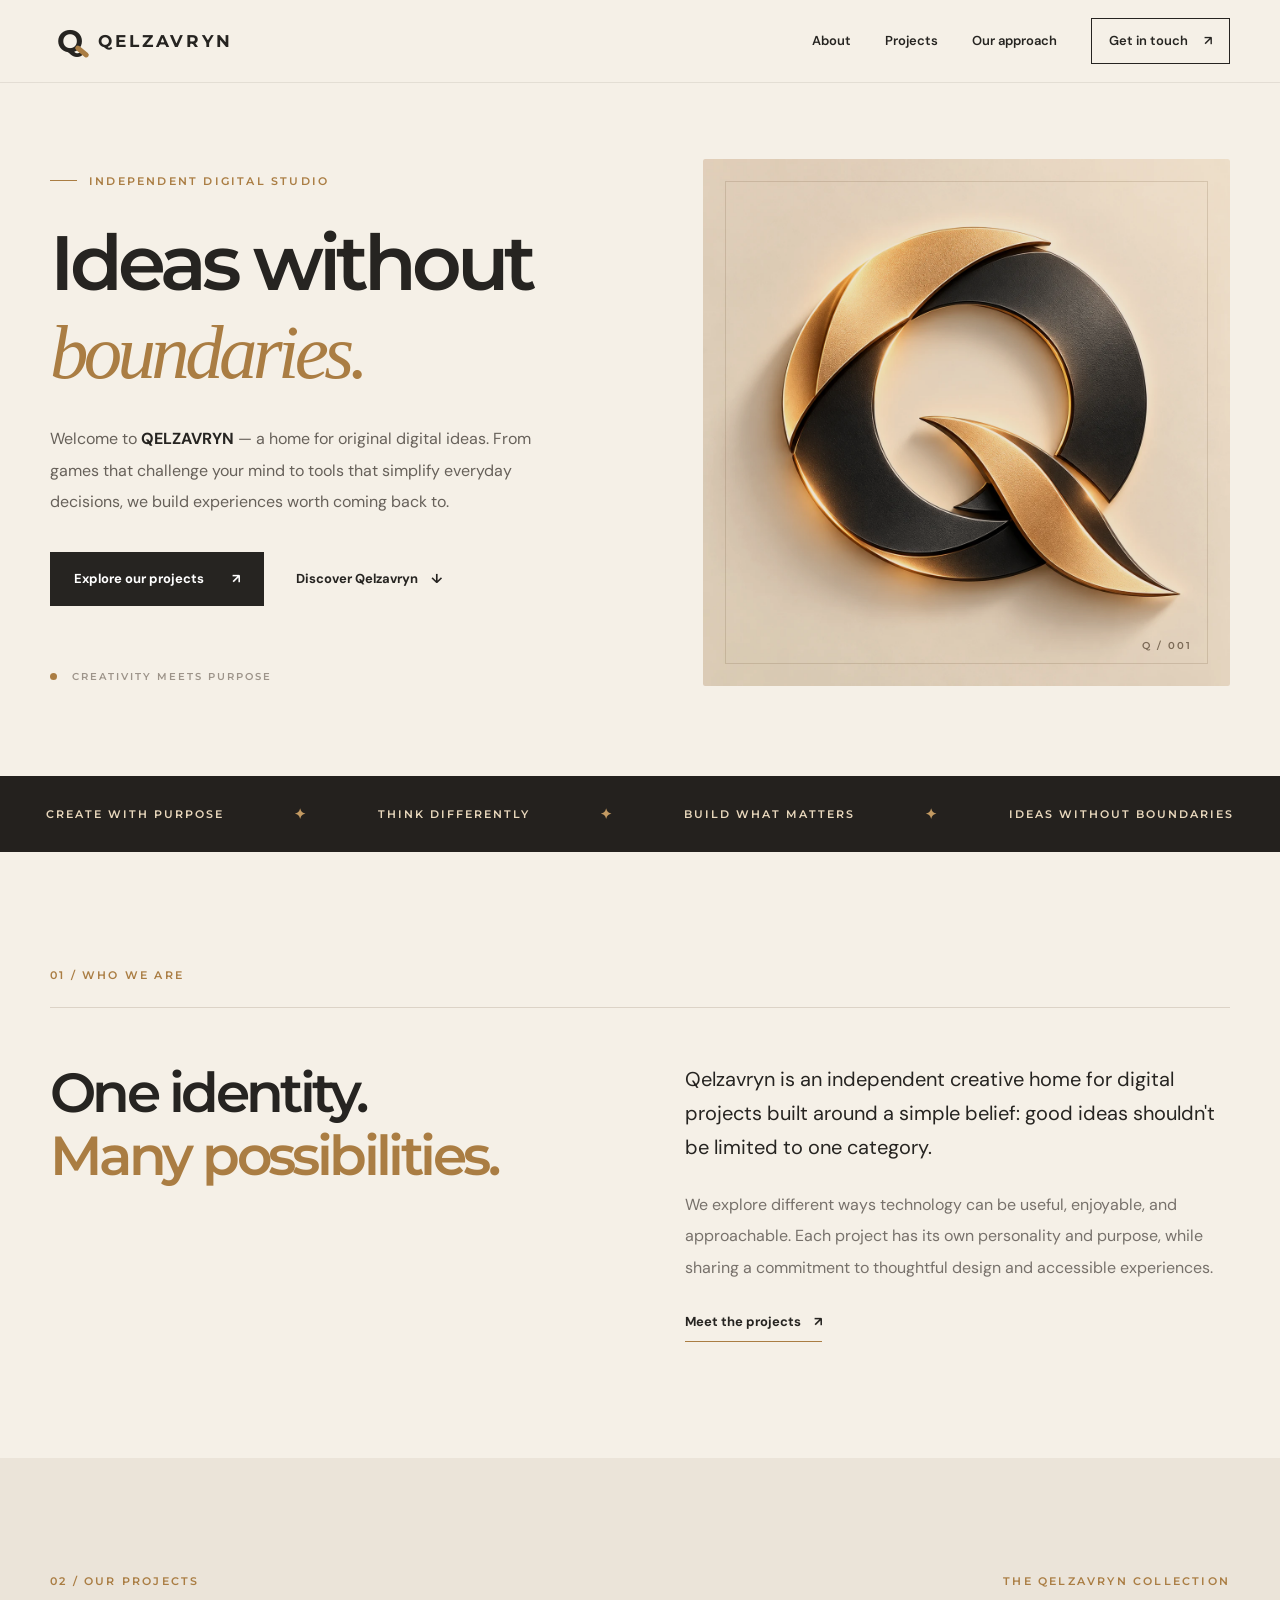
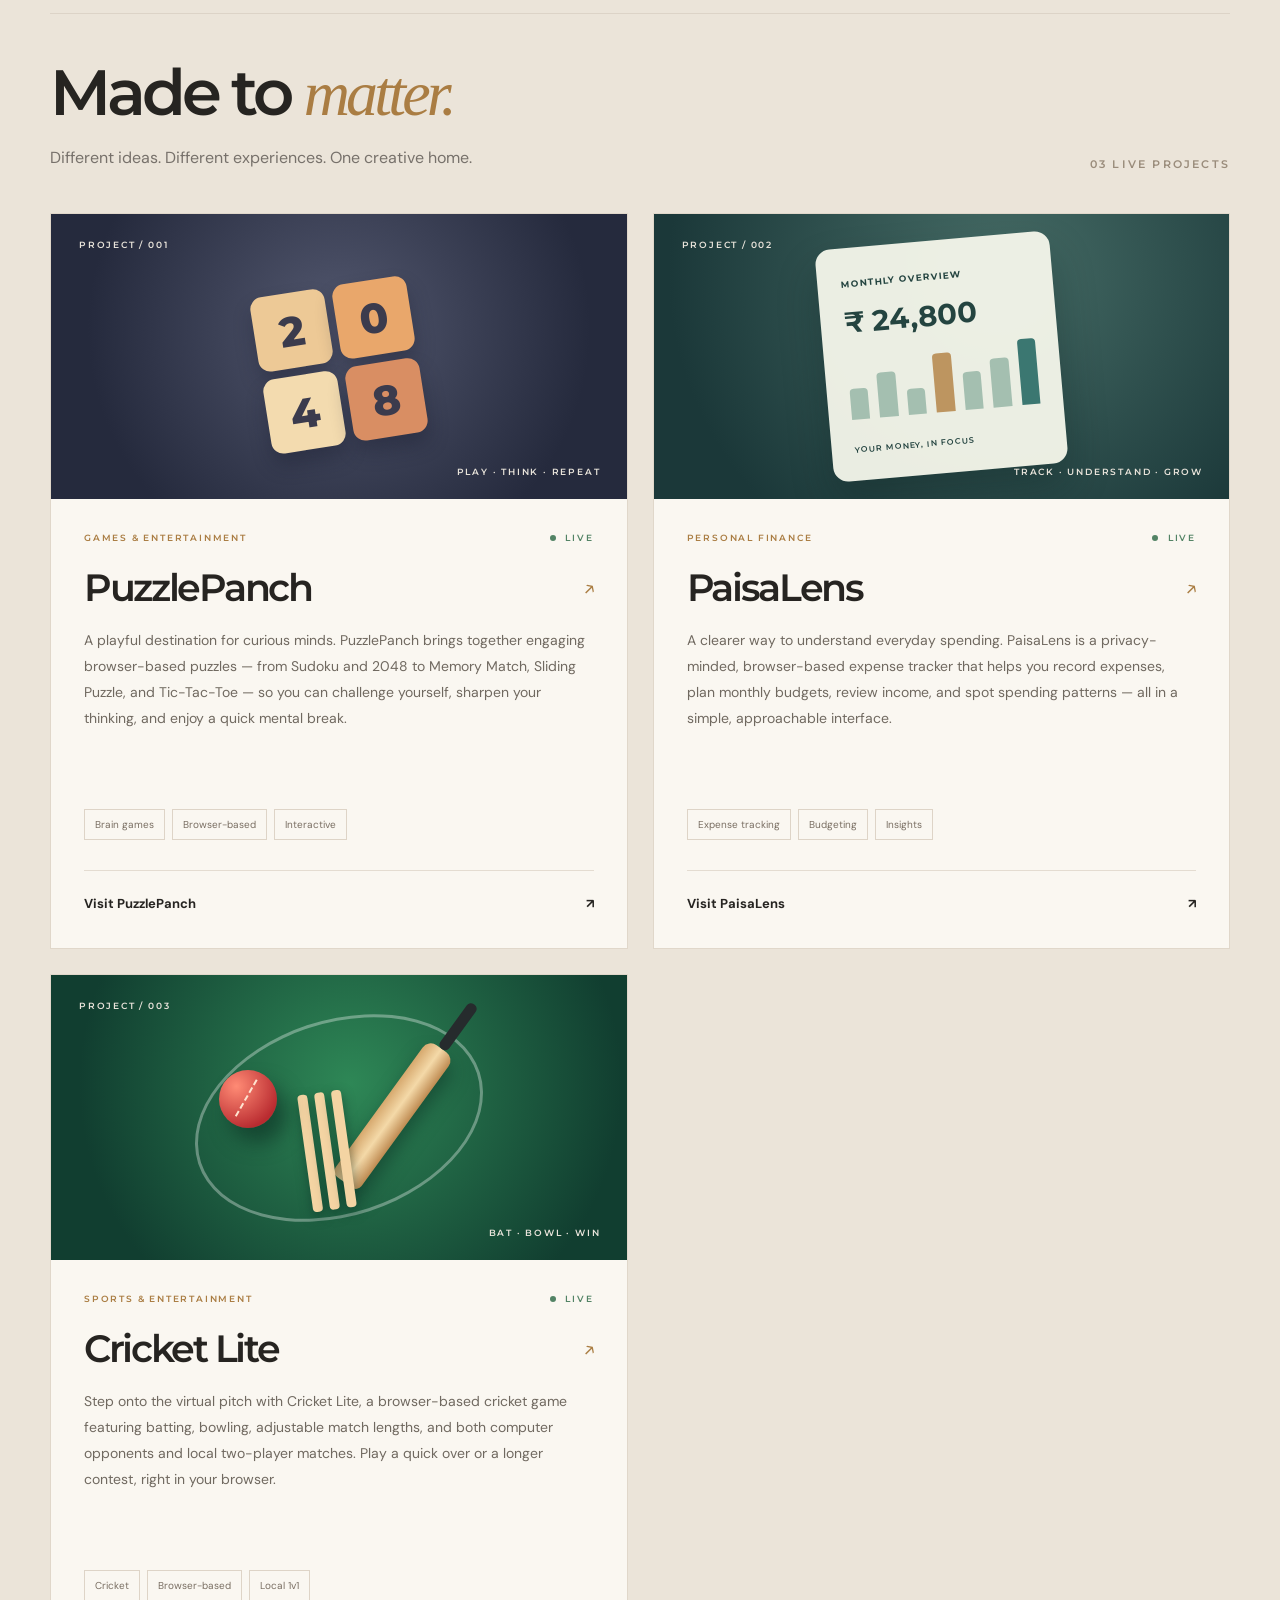
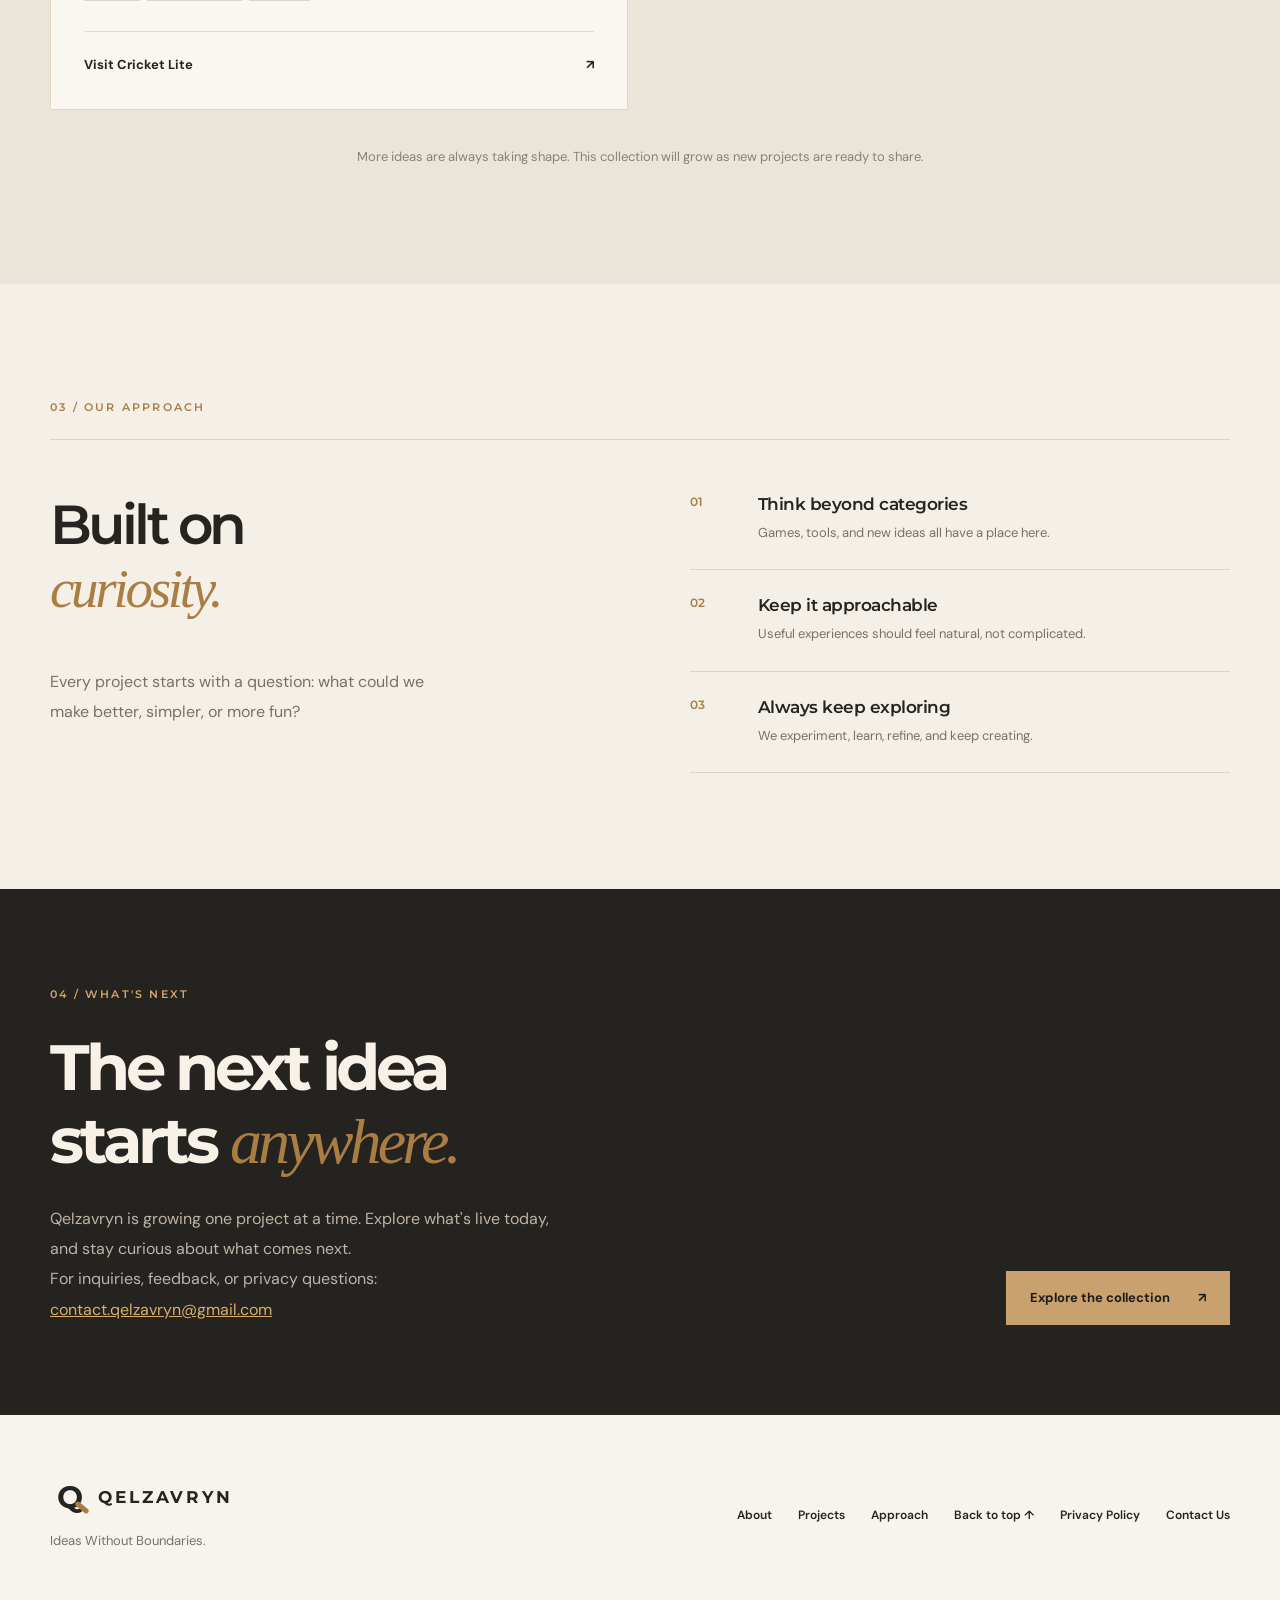
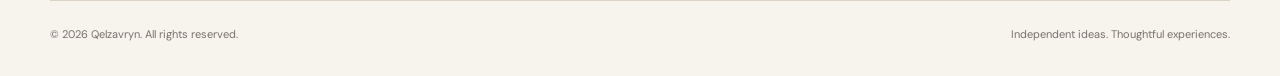
<file: index.html>
<!DOCTYPE html>

<html lang="en">
<head>
<meta charset="utf-8"/>
<meta content="width=device-width, initial-scale=1" name="viewport"/>
<meta content="#f5f0e7" name="theme-color"/>
<meta content="Qelzavryn — Ideas Without Boundaries. Explore PuzzlePanch brain games, PaisaLens expense tracking, and Cricket Lite browser cricket." name="description"/>
<meta content="website" property="og:type"/>
<meta content="QELZAVRYN — Ideas Without Boundaries" property="og:title"/>
<meta content="Thoughtful digital experiences built for play, clarity, and everyday life." property="og:description"/>
<meta content="/assets/qelzavryn-logo.webp" property="og:image"/>
<link href="/favicon.png" rel="icon" type="image/png"/>
<link href="https://fonts.googleapis.com" rel="preconnect"/>
<link crossorigin="" href="https://fonts.gstatic.com" rel="preconnect"/>
<link href="https://fonts.googleapis.com/css2?family=DM+Sans:wght@400;500;600;700&amp;family=Montserrat:wght@300;400;500;600;700;800&amp;display=swap" rel="stylesheet"/>
<link href="style.css" rel="stylesheet"/>
<script defer="" src="script.js"></script>
<title>QELZAVRYN — Ideas Without Boundaries</title>
</head>
<body>
<a class="skip" href="#main">Skip to content</a>
<header class="site-header" id="top">
<nav aria-label="Main navigation" class="nav wrap">
<a aria-label="Qelzavryn home" class="brand" href="#top"><span class="brand-mark">Q<span class="brand-slash"></span></span><span>QELZAVRYN</span></a>
<button aria-controls="nav-links" aria-expanded="false" aria-label="Open navigation" class="menu-toggle" type="button"><span></span><span></span><span></span></button>
<div class="nav-links" id="nav-links"><a href="#about">About</a><a href="#projects">Projects</a><a href="#philosophy">Our approach</a><a class="nav-cta" href="#contact">Get in touch <span aria-hidden="true">↗</span></a></div>
</nav>
</header>
<main id="main">
<section aria-labelledby="hero-title" class="hero wrap">
<div class="hero-copy reveal">
<span class="eyebrow"><span class="eyebrow-line"></span> INDEPENDENT DIGITAL STUDIO</span>
<h1 id="hero-title">Ideas without<br/><em>boundaries.</em></h1>
<p class="hero-lede">Welcome to <strong>QELZAVRYN</strong> — a home for original digital ideas. From games that challenge your mind to tools that simplify everyday decisions, we build experiences worth coming back to.</p>
<div class="hero-actions"><a class="btn btn-dark" href="#projects">Explore our projects <span aria-hidden="true">↗</span></a><a class="text-link" href="#about">Discover Qelzavryn <span aria-hidden="true">↓</span></a></div>
<div class="hero-footnote"><span class="gold-dot"></span> CREATIVITY MEETS PURPOSE</div>
</div>
<div aria-label="Qelzavryn gold and charcoal Q logo" class="hero-art reveal"><div class="art-outline"></div><img alt="Qelzavryn metallic gold and charcoal Q emblem" height="1024" src="assets/qelzavryn-logo.webp" width="1024"/><span class="art-label">Q / 001</span></div>
</section>
<div aria-label="Brand values" class="ticker"><div class="ticker-inner"><span>CREATE WITH PURPOSE</span><b>✦</b><span>THINK DIFFERENTLY</span><b>✦</b><span>BUILD WHAT MATTERS</span><b>✦</b><span>IDEAS WITHOUT BOUNDARIES</span></div></div>
<section aria-labelledby="about-title" class="section about wrap" id="about"><div class="section-kicker"><span>01 / WHO WE ARE</span></div><div class="about-grid"><h2 id="about-title">One identity.<br/><span>Many possibilities.</span></h2><div><p class="large-copy">Qelzavryn is an independent creative home for digital projects built around a simple belief: good ideas shouldn't be limited to one category.</p><p>We explore different ways technology can be useful, enjoyable, and approachable. Each project has its own personality and purpose, while sharing a commitment to thoughtful design and accessible experiences.</p><a class="underlined-link" href="#projects">Meet the projects <span aria-hidden="true">↗</span></a></div></div></section>
<section aria-labelledby="projects-title" class="section projects-section" id="projects"><div class="wrap"><div class="section-kicker"><span>02 / OUR PROJECTS</span><span>THE QELZAVRYN COLLECTION</span></div><div class="section-heading"><div><h2 id="projects-title">Made to <em>matter.</em></h2><p>Different ideas. Different experiences. One creative home.</p></div><span class="project-count">03 LIVE PROJECTS</span></div>
<div class="projects-grid">
<article class="project-card puzzle"><div aria-hidden="true" class="project-visual"><span class="visual-top">PROJECT / 001</span><div class="puzzle-art"><span>2</span><span>0</span><span>4</span><span>8</span></div><span class="visual-bottom">PLAY · THINK · REPEAT</span></div><div class="project-body"><div class="project-meta"><span class="category">GAMES &amp; ENTERTAINMENT</span><span class="live"><span></span> LIVE</span></div><h3>PuzzlePanch<span aria-hidden="true" class="project-arrow">↗</span></h3><p>A playful destination for curious minds. PuzzlePanch brings together engaging browser-based puzzles — from Sudoku and 2048 to Memory Match, Sliding Puzzle, and Tic-Tac-Toe — so you can challenge yourself, sharpen your thinking, and enjoy a quick mental break.</p><div class="tags"><span>Brain games</span><span>Browser-based</span><span>Interactive</span></div><a aria-label="Visit PuzzlePanch (opens in a new tab)" class="project-link" href="https://puzzlepanch.vercel.app/" rel="noopener noreferrer" target="_blank">Visit PuzzlePanch <span aria-hidden="true">↗</span></a></div></article>
<article class="project-card paisa"><div aria-hidden="true" class="project-visual"><span class="visual-top">PROJECT / 002</span><div class="finance-art"><div class="finance-card"><span>MONTHLY OVERVIEW</span><strong>₹ 24,800</strong><div class="bar-chart"><i></i><i></i><i></i><i></i><i></i><i></i><i></i></div><small>YOUR MONEY, IN FOCUS</small></div></div><span class="visual-bottom">TRACK · UNDERSTAND · GROW</span></div><div class="project-body"><div class="project-meta"><span class="category">PERSONAL FINANCE</span><span class="live"><span></span> LIVE</span></div><h3>PaisaLens<span aria-hidden="true" class="project-arrow">↗</span></h3><p>A clearer way to understand everyday spending. PaisaLens is a privacy-minded, browser-based expense tracker that helps you record expenses, plan monthly budgets, review income, and spot spending patterns — all in a simple, approachable interface.</p><div class="tags"><span>Expense tracking</span><span>Budgeting</span><span>Insights</span></div><a aria-label="Visit PaisaLens (opens in a new tab)" class="project-link" href="https://paisalens.vercel.app/" rel="noopener noreferrer" target="_blank">Visit PaisaLens <span aria-hidden="true">↗</span></a></div></article>
<article class="project-card cricket"><div aria-hidden="true" class="project-visual"><span class="visual-top">PROJECT / 003</span><div class="cricket-art"><div class="cricket-ball"></div><div class="cricket-bat"></div><div class="cricket-stumps"><i></i><i></i><i></i></div></div><span class="visual-bottom">BAT · BOWL · WIN</span></div><div class="project-body"><div class="project-meta"><span class="category">SPORTS &amp; ENTERTAINMENT</span><span class="live"><span></span> LIVE</span></div><h3>Cricket Lite<span aria-hidden="true" class="project-arrow">↗</span></h3><p>Step onto the virtual pitch with Cricket Lite, a browser-based cricket game featuring batting, bowling, adjustable match lengths, and both computer opponents and local two-player matches. Play a quick over or a longer contest, right in your browser.</p><div class="tags"><span>Cricket</span><span>Browser-based</span><span>Local 1v1</span></div><a aria-label="Visit Cricket Lite (opens in a new tab)" class="project-link" href="https://cricketlite.vercel.app/" rel="noopener noreferrer" target="_blank">Visit Cricket Lite <span aria-hidden="true">↗</span></a></div></article>
</div>
<p class="projects-note">More ideas are always taking shape. This collection will grow as new projects are ready to share.</p>
</div></section>
<section aria-labelledby="philosophy-title" class="section philosophy wrap" id="philosophy"><div class="section-kicker"><span>03 / OUR APPROACH</span></div><div class="philosophy-grid"><div><h2 id="philosophy-title">Built on<br/><em>curiosity.</em></h2><p>Every project starts with a question: what could we make better, simpler, or more fun?</p></div><div class="principles"><div class="principle"><span>01</span><div><h3>Think beyond categories</h3><p>Games, tools, and new ideas all have a place here.</p></div></div><div class="principle"><span>02</span><div><h3>Keep it approachable</h3><p>Useful experiences should feel natural, not complicated.</p></div></div><div class="principle"><span>03</span><div><h3>Always keep exploring</h3><p>We experiment, learn, refine, and keep creating.</p></div></div></div></div></section>
<section aria-labelledby="contact-title" class="contact-section" id="contact"><div class="wrap contact-inner"><div><span class="eyebrow light-eyebrow">04 / WHAT'S NEXT</span><h2 id="contact-title">The next idea<br/>starts <em>anywhere.</em></h2><p>Qelzavryn is growing one project at a time. Explore what's live today, and stay curious about what comes next.</p><p>For inquiries, feedback, or privacy questions: <a href="mailto:contact.qelzavryn@gmail.com" style="color:#d9ae6b;text-decoration:underline;overflow-wrap:anywhere">contact.qelzavryn@gmail.com</a></p></div><a class="btn btn-gold" href="#projects">Explore the collection <span aria-hidden="true">↗</span></a></div></section>
</main>
<footer class="footer"><div class="wrap footer-top"><div><a class="brand footer-brand" href="#top"><span class="brand-mark">Q<span class="brand-slash"></span></span><span>QELZAVRYN</span></a><p>Ideas Without Boundaries.</p></div><div class="footer-links"><a href="#about">About</a><a href="#projects">Projects</a><a href="#philosophy">Approach</a><a href="#top">Back to top ↑</a><a href="privacy.html">Privacy Policy</a><a href="mailto:contact.qelzavryn@gmail.com">Contact Us</a></div></div><div class="wrap footer-bottom"><span>© <span id="year">2026</span> Qelzavryn. All rights reserved.</span><span>Independent ideas. Thoughtful experiences.</span></div></footer>
</body></html>
</file>
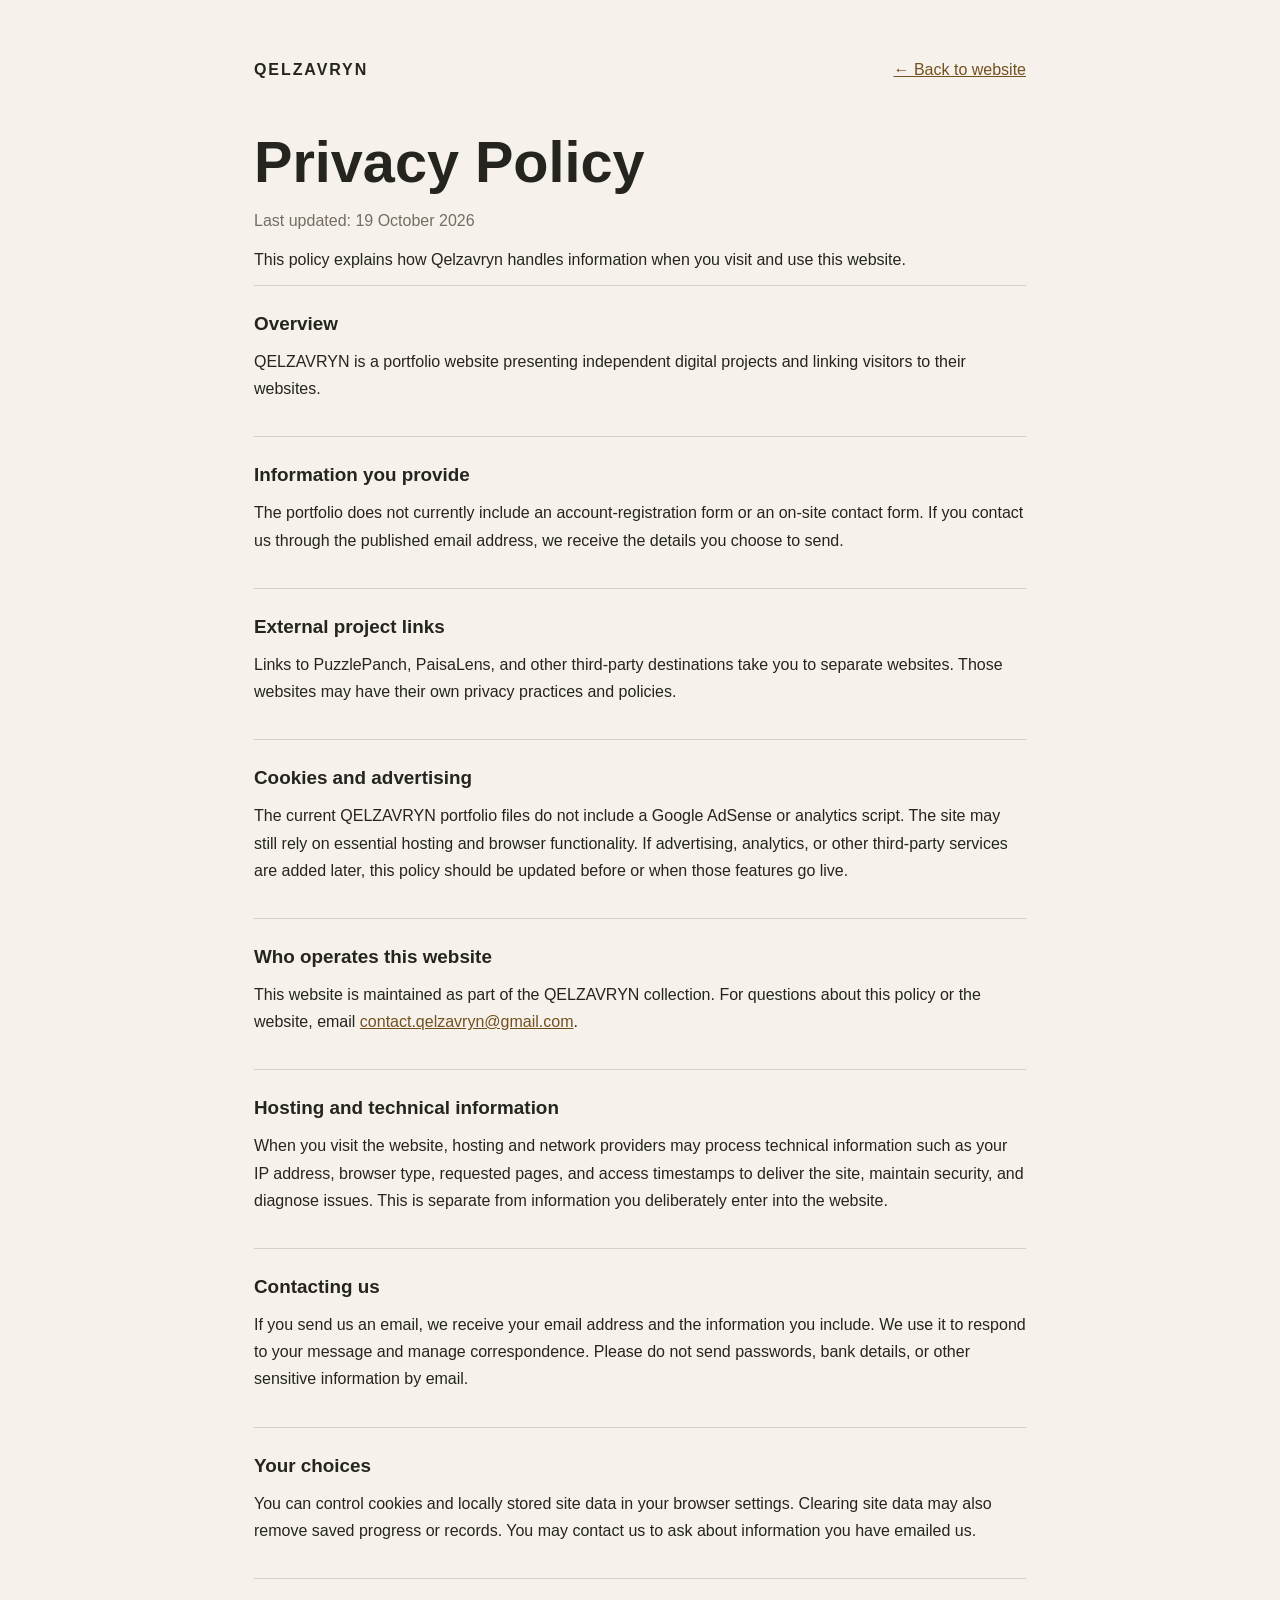
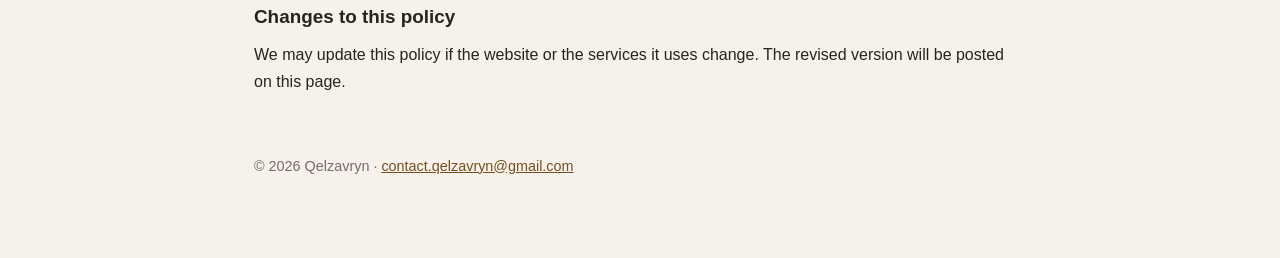
<file: privacy.html>
<!doctype html><html lang="en"><head><meta charset="utf-8"><meta name="viewport" content="width=device-width, initial-scale=1"><meta name="description" content="Privacy Policy for Qelzavryn."><title>Privacy Policy | Qelzavryn</title><style>:root{color-scheme:light}*{box-sizing:border-box}body{margin:0;background:#f6f2eb;color:#25241f;font-family:Arial,Helvetica,sans-serif;line-height:1.7}main{max-width:820px;margin:auto;padding:56px 24px 80px}.top{display:flex;justify-content:space-between;align-items:center;gap:12px;flex-wrap:wrap}.brand{font-weight:800;letter-spacing:.12em}a{color:#735020}h1{font-size:clamp(2.2rem,5vw,3.6rem);line-height:1.1;margin:48px 0 12px}h2{font-size:1.18rem;margin:0 0 8px}section{border-top:1px solid #d7d0c4;padding:22px 0}p{margin:0 0 12px}.muted{color:#746d62}footer{margin-top:24px;font-size:.9rem;color:#746d62}</style></head><body><main><nav class="top"><span class="brand">QELZAVRYN</span><a href="https://qelzavryn.vercel.app/">← Back to website</a></nav><h1>Privacy Policy</h1><p class="muted">Last updated: 19 October 2026</p><p>This policy explains how Qelzavryn handles information when you visit and use this website.</p><section><h2>Overview</h2><p>QELZAVRYN is a portfolio website presenting independent digital projects and linking visitors to their websites.</p></section>
<section><h2>Information you provide</h2><p>The portfolio does not currently include an account-registration form or an on-site contact form. If you contact us through the published email address, we receive the details you choose to send.</p></section>
<section><h2>External project links</h2><p>Links to PuzzlePanch, PaisaLens, and other third-party destinations take you to separate websites. Those websites may have their own privacy practices and policies.</p></section>
<section><h2>Cookies and advertising</h2><p>The current QELZAVRYN portfolio files do not include a Google AdSense or analytics script. The site may still rely on essential hosting and browser functionality. If advertising, analytics, or other third-party services are added later, this policy should be updated before or when those features go live.</p></section>
<section><h2>Who operates this website</h2><p>This website is maintained as part of the QELZAVRYN collection. For questions about this policy or the website, email <a href="mailto:contact.qelzavryn@gmail.com">contact.qelzavryn@gmail.com</a>.</p></section>
<section><h2>Hosting and technical information</h2><p>When you visit the website, hosting and network providers may process technical information such as your IP address, browser type, requested pages, and access timestamps to deliver the site, maintain security, and diagnose issues. This is separate from information you deliberately enter into the website.</p></section>
<section><h2>Contacting us</h2><p>If you send us an email, we receive your email address and the information you include. We use it to respond to your message and manage correspondence. Please do not send passwords, bank details, or other sensitive information by email.</p></section>
<section><h2>Your choices</h2><p>You can control cookies and locally stored site data in your browser settings. Clearing site data may also remove saved progress or records. You may contact us to ask about information you have emailed us.</p></section>
<section><h2>Changes to this policy</h2><p>We may update this policy if the website or the services it uses change. The revised version will be posted on this page.</p></section><footer>© 2026 Qelzavryn · <a href="mailto:contact.qelzavryn@gmail.com">contact.qelzavryn@gmail.com</a></footer></main></body></html>
</file>
<file: style.css>
:root{--cream:#f5f0e7;--cream2:#eee6da;--ink:#262421;--muted:#77716b;--gold:#aa7d43;--line:#dcd3c7;--dark:#24211e;--white:#fffaf3}*{box-sizing:border-box}html{scroll-behavior:smooth;scroll-padding-top:88px}body{margin:0;background:var(--cream);color:var(--ink);font:16px/1.7 'DM Sans',sans-serif}a{color:inherit;text-decoration:none}button{font:inherit}img{max-width:100%;display:block}.wrap{width:min(1180px,calc(100% - 72px));margin:auto}.skip{position:absolute;top:-80px;left:16px;background:white;padding:12px;z-index:99}.skip:focus{top:12px}.site-header{position:sticky;top:0;z-index:30;background:rgba(245,240,231,.93);backdrop-filter:blur(18px);border-bottom:1px solid rgba(50,40,30,.09)}.nav{height:82px;display:flex;align-items:center;justify-content:space-between}.brand{display:inline-flex;align-items:center;gap:11px;font:700 17px 'Montserrat',sans-serif;letter-spacing:.17em}.brand-mark{position:relative;display:inline-grid;place-items:center;font:700 31px 'Montserrat',sans-serif;letter-spacing:-.1em;color:var(--ink);width:37px;height:40px}.brand-slash{position:absolute;right:-3px;bottom:7px;width:16px;height:5px;background:var(--gold);transform:rotate(39deg);border-radius:5px}.nav-links{display:flex;align-items:center;gap:34px;font-size:13px;font-weight:600}.nav-links>a:hover,.text-link:hover,.underlined-link:hover{color:var(--gold)}.nav-cta{border:1px solid var(--ink);padding:11px 17px}.nav-cta span{margin-left:13px}.menu-toggle{display:none}.hero{min-height:640px;display:grid;grid-template-columns:1.05fr .95fr;gap:70px;align-items:center;padding-top:76px;padding-bottom:90px}.eyebrow,.section-kicker,.project-meta,.project-count,.visual-top,.visual-bottom,.hero-footnote{font:600 11px 'Montserrat',sans-serif;letter-spacing:.2em}.eyebrow{display:inline-flex;align-items:center;gap:12px;color:var(--gold)}.eyebrow-line{width:27px;height:1px;background:var(--gold)}h1,h2,h3,p{margin-top:0}h1,h2{font-family:'Montserrat',sans-serif;letter-spacing:-.065em;line-height:1.14}h1{font-size:clamp(52px,6vw,89px);font-weight:600;margin:30px 0 27px}h1 em,h2 em{font-family:Georgia,serif;font-weight:400;letter-spacing:-.06em;color:var(--gold)}.hero-lede{max-width:530px;color:#67615a;font-size:16px;line-height:1.95}.hero-lede strong{color:var(--ink)}.hero-actions{display:flex;align-items:center;gap:32px;margin-top:35px;flex-wrap:wrap}.btn{display:inline-flex;align-items:center;justify-content:space-between;gap:28px;padding:16px 24px;font-weight:700;font-size:13px;transition:transform .2s,background .2s}.btn:hover{transform:translateY(-3px)}.btn-dark{background:var(--ink);color:white}.btn-dark:hover{background:#494038}.text-link,.underlined-link{font-size:13px;font-weight:700}.text-link span,.underlined-link span{margin-left:10px}.hero-footnote{margin-top:64px;color:#9d948a;font-size:10px}.gold-dot{display:inline-block;width:7px;height:7px;border-radius:50%;background:var(--gold);margin-right:10px}.hero-art{position:relative;aspect-ratio:1/1;background:#eee4d7;display:grid;place-items:center;overflow:hidden;border-radius:2px}.hero-art img{width:100%;height:100%;object-fit:cover;mix-blend-mode:multiply}.art-outline{position:absolute;inset:22px;border:1px solid rgba(118,92,61,.2);z-index:1;pointer-events:none}.art-label{position:absolute;bottom:34px;right:38px;font:600 10px 'Montserrat';letter-spacing:.2em;color:#7b6a56}.ticker{background:var(--dark);color:#e9d8bd;overflow:hidden}.ticker-inner{min-height:76px;display:flex;align-items:center;justify-content:space-evenly;gap:24px;white-space:nowrap;font:600 11px 'Montserrat';letter-spacing:.18em}.ticker-inner b{color:#c39a62;font-size:14px}.section{padding-top:116px;padding-bottom:116px}.section-kicker{display:flex;justify-content:space-between;color:var(--gold);padding-bottom:25px;border-bottom:1px solid var(--line);gap:15px}.about-grid{display:grid;grid-template-columns:1fr 1fr;gap:90px;padding-top:54px}.about h2,.philosophy h2{font-size:clamp(39px,4.3vw,64px);font-weight:600}.about h2 span{color:var(--gold)}.about-grid>div>p{color:var(--muted);line-height:1.95}.about-grid .large-copy{font-size:20px;line-height:1.7;color:var(--ink);margin-bottom:25px}.underlined-link{display:inline-block;border-bottom:1px solid var(--gold);padding-bottom:8px;margin-top:12px}.projects-section{background:#ebe4d9}.section-heading{display:flex;justify-content:space-between;align-items:end;padding:42px 0}.section-heading h2{font-size:clamp(45px,5vw,70px);font-weight:600;margin-bottom:13px}.section-heading p{color:var(--muted);margin:0}.project-count{color:#9a8c7b;white-space:nowrap}.projects-grid{display:grid;grid-template-columns:repeat(2,minmax(0,1fr));gap:25px}.project-card{background:#faf7f1;border:1px solid #e0d7ca;transition:transform .25s,box-shadow .25s}.project-card:hover{transform:translateY(-6px);box-shadow:0 22px 45px rgba(46,36,25,.1)}.project-visual{height:285px;position:relative;overflow:hidden;padding:23px 27px;color:white}.puzzle .project-visual{background:radial-gradient(circle at 50% 40%,#52576e,#252a3d 75%)}.paisa .project-visual{background:radial-gradient(circle at 60% 20%,#466c66,#1b3839 80%)}.visual-top,.visual-bottom{position:absolute;font-size:9px;z-index:2;color:#e8e3da}.visual-top{top:25px;left:28px}.visual-bottom{bottom:22px;right:26px}.puzzle-art{position:absolute;left:50%;top:50%;transform:translate(-50%,-45%) rotate(-9deg);display:grid;grid-template-columns:repeat(2,75px);gap:8px}.puzzle-art span{display:grid;place-items:center;width:75px;height:75px;border-radius:12px;background:#edc996;color:#3b3b4d;font:800 42px 'Montserrat';box-shadow:0 12px 20px #12152655}.puzzle-art span:nth-child(2){background:#e9a76b}.puzzle-art span:nth-child(3){background:#f3dbaf}.puzzle-art span:nth-child(4){background:#d98e63}.finance-art{position:absolute;inset:0;display:grid;place-items:center}.finance-card{width:235px;padding:20px 23px;background:rgba(247,248,236,.94);color:#244440;border-radius:15px;box-shadow:0 22px 40px #081d1e55;transform:rotate(-5deg)}.finance-card>span{font:700 9px 'Montserrat';letter-spacing:.12em}.finance-card strong{display:block;font:700 29px 'Montserrat';margin:10px 0}.finance-card small{font:600 8px 'Montserrat';letter-spacing:.12em}.bar-chart{height:70px;display:flex;align-items:end;gap:10px;margin:8px 0 14px}.bar-chart i{flex:1;background:#a4bfb0;border-radius:4px 4px 0 0;height:45%}.bar-chart i:nth-child(2){height:65%}.bar-chart i:nth-child(3){height:38%}.bar-chart i:nth-child(4){height:85%;background:#bd9560}.bar-chart i:nth-child(5){height:55%}.bar-chart i:nth-child(6){height:70%}.bar-chart i:nth-child(7){height:95%;background:#3b7771}.project-body{padding:33px}.project-meta{display:flex;justify-content:space-between;gap:12px;font-size:9px;color:var(--gold)}.live{color:#528365;white-space:nowrap}.live span{display:inline-block;width:6px;height:6px;border-radius:50%;background:#528365;margin-right:6px}.project-body h3{font:600 clamp(29px,3vw,39px) 'Montserrat';letter-spacing:-.06em;margin:21px 0 17px;display:flex;align-items:center;justify-content:space-between}.project-arrow{font-size:24px;color:var(--gold);font-weight:400}.project-body p{color:#706960;font-size:14px;line-height:1.85;min-height:155px}.tags{display:flex;flex-wrap:wrap;gap:7px;margin:26px 0 30px}.tags span{font-size:10px;color:#796e62;border:1px solid #ded4c7;padding:6px 10px}.project-link{border-top:1px solid #e4dcd1;display:flex;justify-content:space-between;padding-top:22px;font-size:13px;font-weight:700}.project-link:hover{color:var(--gold)}.projects-note{text-align:center;color:#8b8176;font-size:13px;margin:36px 0 0}.philosophy-grid{display:grid;grid-template-columns:1fr 1fr;gap:100px;padding-top:54px}.philosophy-grid>div>p{max-width:380px;color:var(--muted);line-height:1.9}.principle{display:grid;grid-template-columns:48px 1fr;gap:20px;padding:25px 0;border-bottom:1px solid var(--line)}.principle:first-child{padding-top:0}.principle>span{color:var(--gold);font:600 12px 'Montserrat'}.principle h3{font:600 17px 'Montserrat';letter-spacing:-.03em;margin-bottom:8px}.principle p{color:var(--muted);font-size:13px;margin:0}.contact-section{background:#252320;color:#f8f1e7;padding:90px 0}.contact-inner{display:flex;align-items:end;justify-content:space-between;gap:45px}.light-eyebrow{color:#d2a46a}.contact-inner h2{font-size:clamp(42px,5vw,72px);margin:25px 0}.contact-inner p{max-width:530px;color:#bdb3a7;line-height:1.9;margin-bottom:0}.btn-gold{background:#c8a16f;color:#201e1a;white-space:nowrap}.btn-gold:hover{background:#e0b987}.footer{background:#f7f3ed}.footer-top{display:flex;justify-content:space-between;padding:62px 0 48px;gap:25px}.footer-top p{font-size:13px;color:var(--muted);margin:13px 0 0}.footer-links{display:flex;align-items:center;gap:26px;flex-wrap:wrap;font-size:12px;font-weight:600}.footer-links a:hover{color:var(--gold)}.footer-bottom{border-top:1px solid var(--line);padding:24px 0 32px;display:flex;justify-content:space-between;gap:15px;font-size:11px;color:var(--muted)}.reveal{animation:rise .7s both}@keyframes rise{from{opacity:0;transform:translateY(20px)}to{opacity:1;transform:translateY(0)}}@media(max-width:900px){.hero{gap:30px}.wrap{width:min(100% - 44px,1180px)}.about-grid,.philosophy-grid{gap:40px}.project-body p{min-height:0}.ticker-inner{font-size:9px}.ticker-inner span:last-child{display:none}}@media(max-width:680px){.wrap{width:calc(100% - 36px)}.nav{height:70px}.brand{font-size:14px}.menu-toggle{display:flex;flex-direction:column;justify-content:center;gap:5px;width:44px;height:44px;background:none;border:0;cursor:pointer}.menu-toggle span{width:23px;height:2px;background:var(--ink)}.nav-links{display:none;position:absolute;top:70px;left:0;right:0;background:var(--cream);padding:22px 18px 28px;box-shadow:0 16px 20px #211d1819;flex-direction:column;align-items:stretch;gap:20px}.nav-links.open{display:flex}.nav-cta{display:block;text-align:center}.hero{grid-template-columns:1fr;padding-top:60px;padding-bottom:55px;gap:45px;min-height:0}.hero-art{width:min(100%,420px);margin:auto}.hero-footnote{margin-top:38px}h1{font-size:clamp(48px,12vw,72px)}.hero-actions{gap:22px}.ticker-inner{min-width:640px}.section{padding-top:75px;padding-bottom:75px}.about-grid,.philosophy-grid,.projects-grid{grid-template-columns:1fr}.about-grid,.philosophy-grid{gap:24px}.section-kicker{font-size:9px}.section-heading{align-items:start;gap:20px;flex-direction:column}.section-heading h2{font-size:49px}.project-visual{height:260px}.project-body{padding:25px}.project-body h3{font-size:34px}.contact-inner,.footer-top,.footer-bottom{flex-direction:column;align-items:start}.contact-inner h2{font-size:46px}.footer-links{gap:20px}.footer-top{padding-bottom:35px}.footer-bottom{padding-bottom:25px}}@media(prefers-reduced-motion:reduce){html{scroll-behavior:auto}*,*:before,*:after{animation:none!important;transition:none!important}}

/* Cricket Lite project artwork */
.cricket .project-visual{background:radial-gradient(circle at 52% 38%,#2e8756,#113e30 78%)}
.cricket-art{position:absolute;inset:0;display:grid;place-items:center;overflow:hidden}
.cricket-art:before{content:"";position:absolute;width:290px;height:190px;border:3px solid #ffffff55;border-radius:50%;transform:rotate(-18deg)}
.cricket-stumps{position:absolute;bottom:50px;left:calc(50% - 34px);display:flex;gap:7px;transform:rotate(-8deg)}
.cricket-stumps i{display:block;width:10px;height:118px;border-radius:4px;background:#f4d4a3;box-shadow:0 5px 12px #0b2e2388}
.cricket-bat{position:absolute;top:58px;left:calc(50% + 38px);width:32px;height:165px;border-radius:10px 10px 7px 7px;background:linear-gradient(90deg,#d6a86d,#f4d9a8,#bf8b52);transform:rotate(36deg);box-shadow:7px 9px 18px #0b2e2380}
.cricket-bat:before{content:"";position:absolute;width:11px;height:55px;bottom:100%;left:11px;border-radius:5px;background:#262b2d}
.cricket-ball{position:absolute;top:95px;left:calc(50% - 120px);width:58px;height:58px;border-radius:50%;background:radial-gradient(circle at 30% 28%,#ff8b75,#b92b30 75%);box-shadow:10px 15px 20px #0b2e2399;z-index:1}
.cricket-ball:after{content:"";position:absolute;inset:8px 26px;border-left:2px dashed #ffe3d0;transform:rotate(30deg)}
</file>
